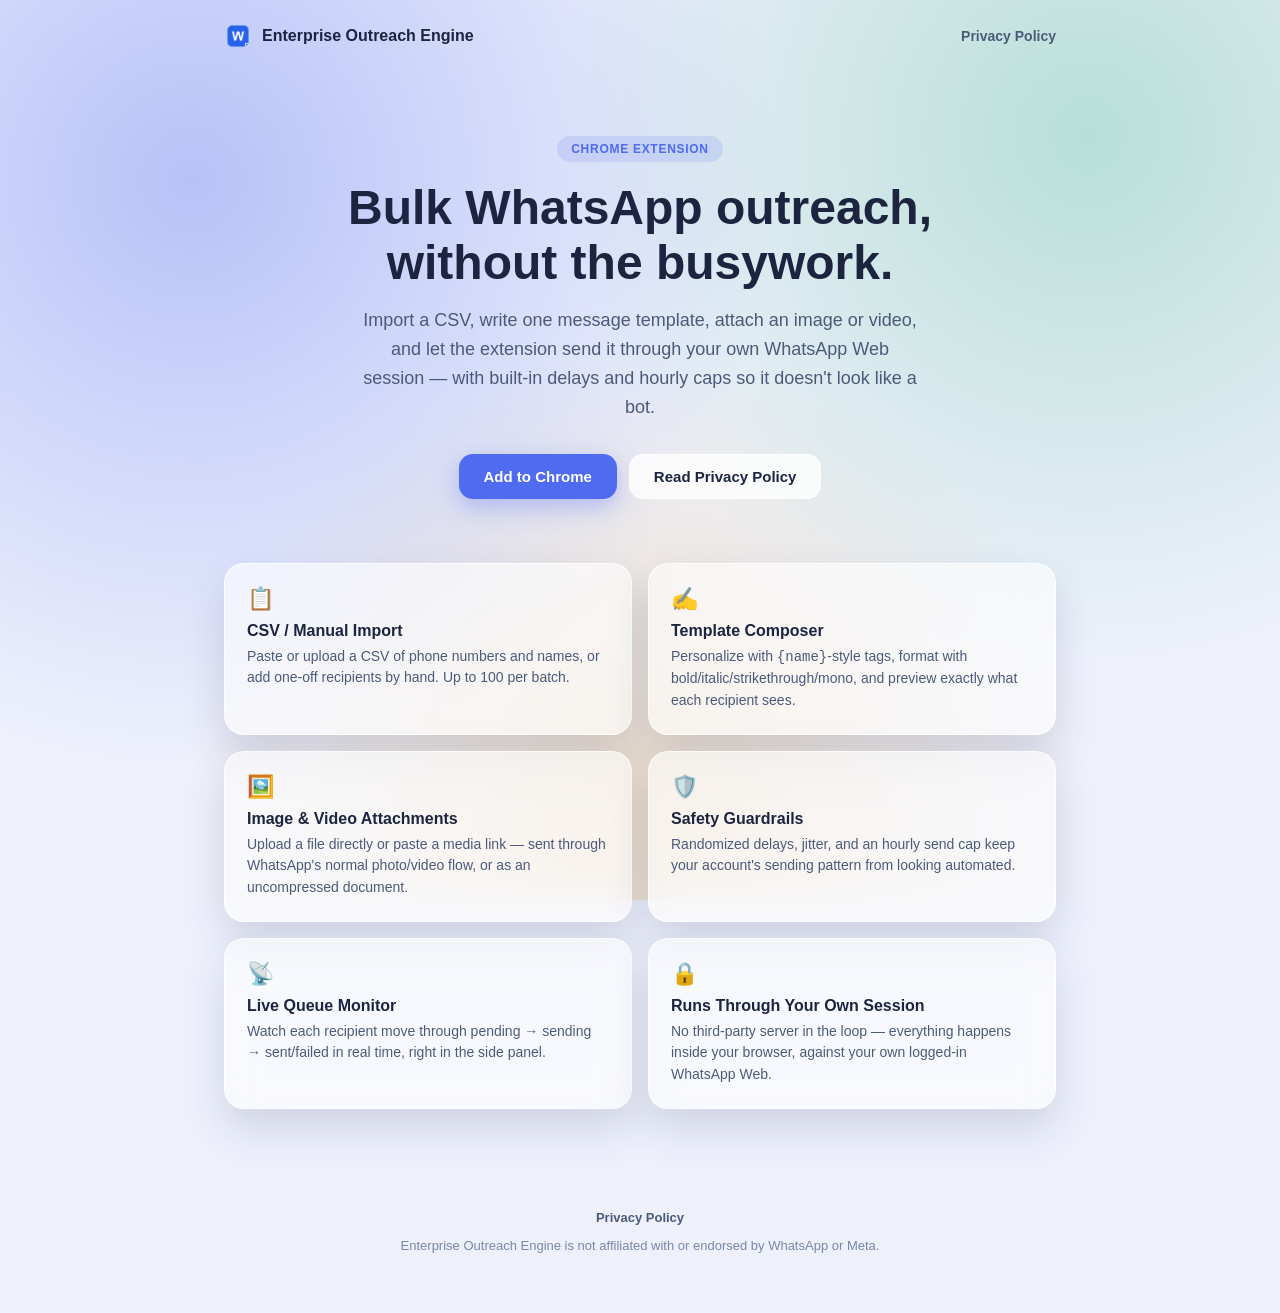
<file: index.html>
<!doctype html>
<html lang="en">
<head>
  <meta charset="UTF-8">
  <meta name="viewport" content="width=device-width, initial-scale=1.0">
  <title>Enterprise Outreach Engine — Bulk WhatsApp Messaging Extension</title>
  <meta name="description" content="A Chrome extension that automates bulk WhatsApp Web outreach with rate-limit guardrails, CSV import, and media attachments.">
  <link rel="icon" href="assets/icon.png">
  <link rel="stylesheet" href="style.css">
</head>
<body>

  <header class="nav">
    <div class="wrap">
      <a class="brand" href="index.html">
        <img src="assets/icon.png" alt="">
        Enterprise Outreach Engine
      </a>
      <nav class="links">
        <a href="privacy.html">Privacy Policy</a>
      </nav>
    </div>
  </header>

  <section class="hero">
    <div class="wrap">
      <span class="eyebrow">Chrome Extension</span>
      <h1>Bulk WhatsApp outreach,<br>without the busywork.</h1>
      <p class="lede">
        Import a CSV, write one message template, attach an image or video,
        and let the extension send it through your own WhatsApp Web session —
        with built-in delays and hourly caps so it doesn't look like a bot.
      </p>
      <div class="cta-row">
        <a class="btn primary" href="#">Add to Chrome</a>
        <a class="btn secondary" href="privacy.html">Read Privacy Policy</a>
      </div>
    </div>
  </section>

  <section class="features">
    <div class="wrap feature-grid">

      <div class="panel feature-card">
        <span class="icon">📋</span>
        <h3>CSV / Manual Import</h3>
        <p>Paste or upload a CSV of phone numbers and names, or add one-off recipients by hand. Up to 100 per batch.</p>
      </div>

      <div class="panel feature-card">
        <span class="icon">✍️</span>
        <h3>Template Composer</h3>
        <p>Personalize with <code>{name}</code>-style tags, format with bold/italic/strikethrough/mono, and preview exactly what each recipient sees.</p>
      </div>

      <div class="panel feature-card">
        <span class="icon">🖼️</span>
        <h3>Image & Video Attachments</h3>
        <p>Upload a file directly or paste a media link — sent through WhatsApp's normal photo/video flow, or as an uncompressed document.</p>
      </div>

      <div class="panel feature-card">
        <span class="icon">🛡️</span>
        <h3>Safety Guardrails</h3>
        <p>Randomized delays, jitter, and an hourly send cap keep your account's sending pattern from looking automated.</p>
      </div>

      <div class="panel feature-card">
        <span class="icon">📡</span>
        <h3>Live Queue Monitor</h3>
        <p>Watch each recipient move through pending → sending → sent/failed in real time, right in the side panel.</p>
      </div>

      <div class="panel feature-card">
        <span class="icon">🔒</span>
        <h3>Runs Through Your Own Session</h3>
        <p>No third-party server in the loop — everything happens inside your browser, against your own logged-in WhatsApp Web.</p>
      </div>

    </div>
  </section>

  <footer>
    <p><a href="privacy.html">Privacy Policy</a></p>
    <p>Enterprise Outreach Engine is not affiliated with or endorsed by WhatsApp or Meta.</p>
  </footer>

</body>
</html>
</file>
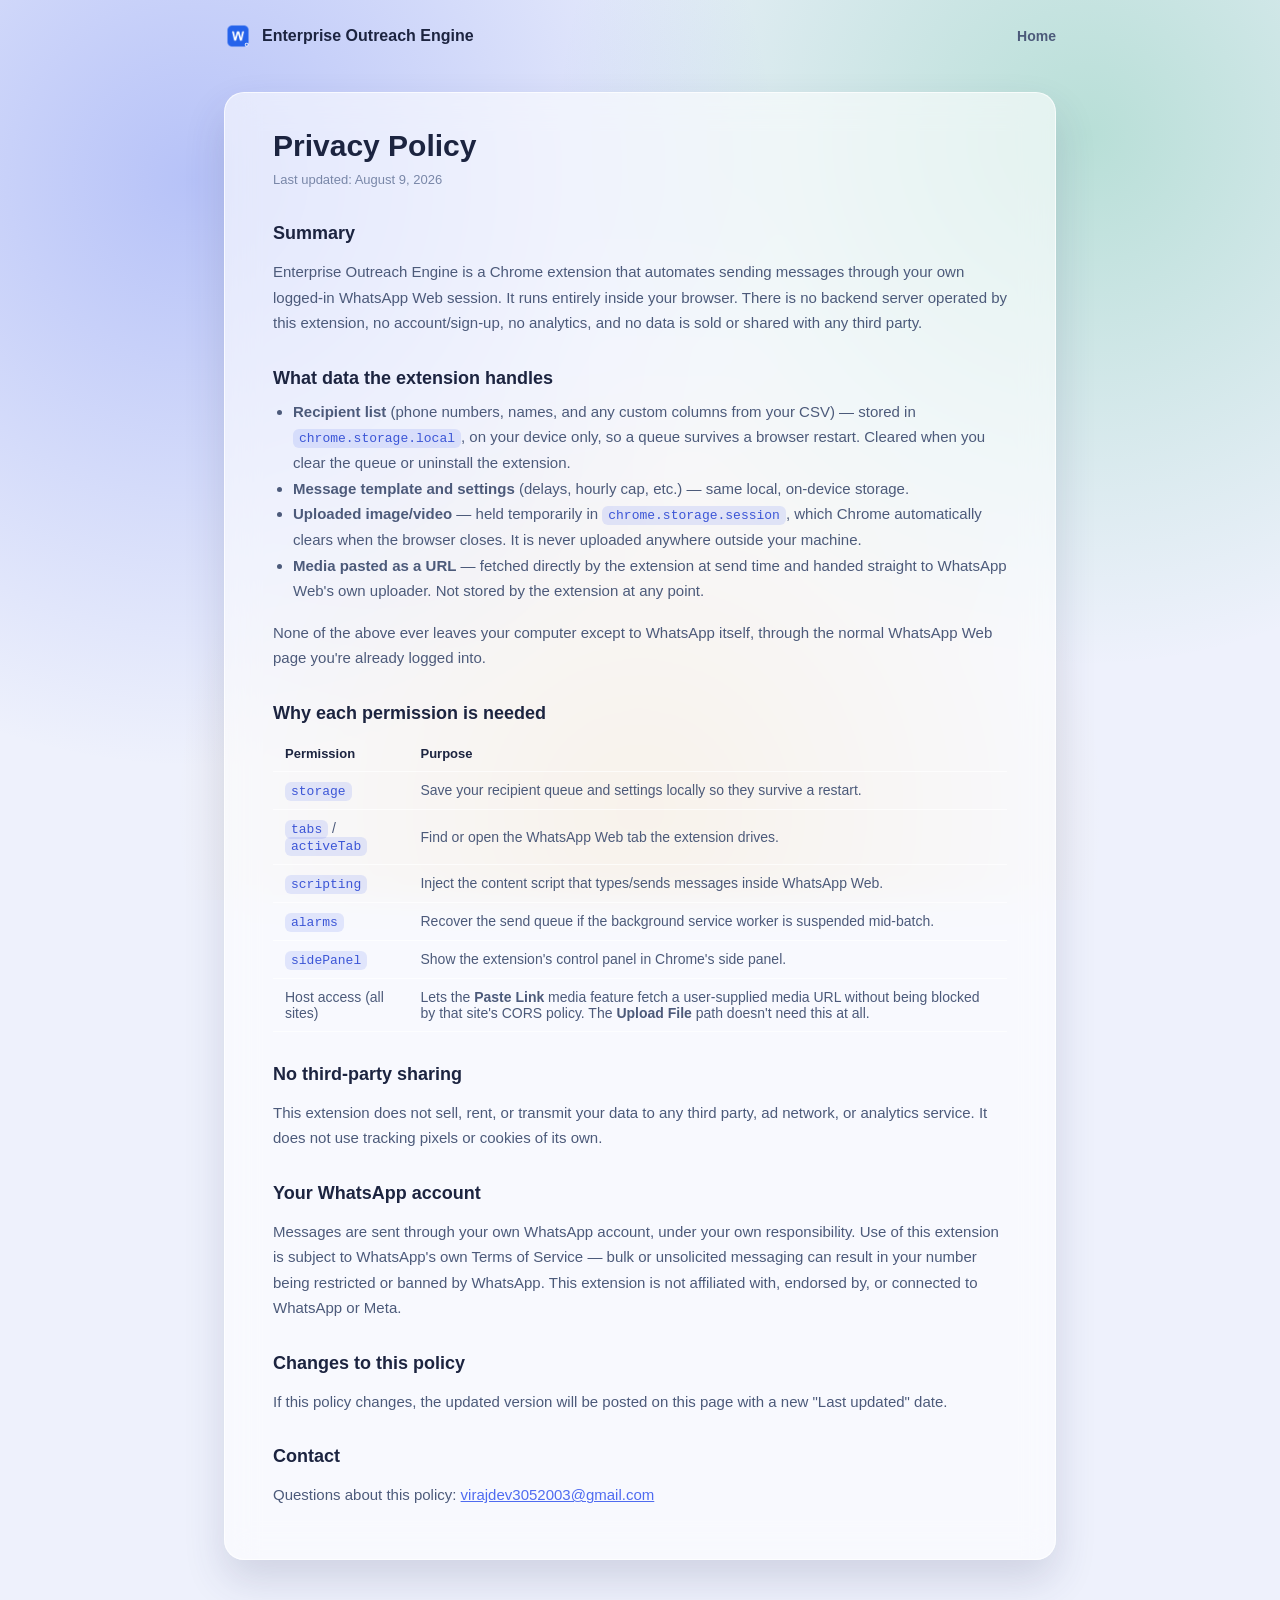
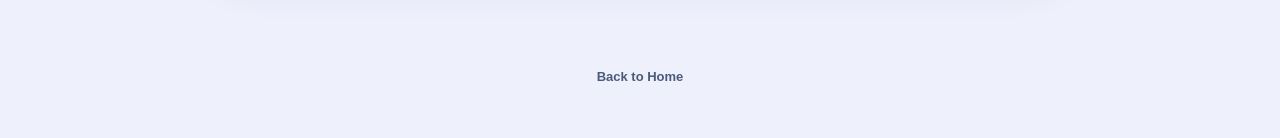
<file: privacy.html>
<!doctype html>
<html lang="en">
<head>
  <meta charset="UTF-8">
  <meta name="viewport" content="width=device-width, initial-scale=1.0">
  <title>Privacy Policy — Enterprise Outreach Engine</title>
  <meta name="description" content="Privacy policy for the Enterprise Outreach Engine Chrome extension.">
  <link rel="icon" href="assets/icon.png">
  <link rel="stylesheet" href="style.css">
</head>
<body>

  <header class="nav">
    <div class="wrap">
      <a class="brand" href="index.html">
        <img src="assets/icon.png" alt="">
        Enterprise Outreach Engine
      </a>
      <nav class="links">
        <a href="index.html">Home</a>
      </nav>
    </div>
  </header>

  <section class="content-section">
    <div class="wrap">
      <div class="panel content-card">
        <h1>Privacy Policy</h1>
        <p class="updated">Last updated: August 9, 2026</p>

        <h2>Summary</h2>
        <p>
          Enterprise Outreach Engine is a Chrome extension that automates sending
          messages through your own logged-in WhatsApp Web session. It runs
          entirely inside your browser. There is no backend server operated by
          this extension, no account/sign-up, no analytics, and no data is sold
          or shared with any third party.
        </p>

        <h2>What data the extension handles</h2>
        <ul>
          <li><strong>Recipient list</strong> (phone numbers, names, and any custom columns from your CSV) — stored in <code>chrome.storage.local</code>, on your device only, so a queue survives a browser restart. Cleared when you clear the queue or uninstall the extension.</li>
          <li><strong>Message template and settings</strong> (delays, hourly cap, etc.) — same local, on-device storage.</li>
          <li><strong>Uploaded image/video</strong> — held temporarily in <code>chrome.storage.session</code>, which Chrome automatically clears when the browser closes. It is never uploaded anywhere outside your machine.</li>
          <li><strong>Media pasted as a URL</strong> — fetched directly by the extension at send time and handed straight to WhatsApp Web's own uploader. Not stored by the extension at any point.</li>
        </ul>
        <p>None of the above ever leaves your computer except to WhatsApp itself, through the normal WhatsApp Web page you're already logged into.</p>

        <h2>Why each permission is needed</h2>
        <table class="permissions">
          <tr><th>Permission</th><th>Purpose</th></tr>
          <tr><td><code>storage</code></td><td>Save your recipient queue and settings locally so they survive a restart.</td></tr>
          <tr><td><code>tabs</code> / <code>activeTab</code></td><td>Find or open the WhatsApp Web tab the extension drives.</td></tr>
          <tr><td><code>scripting</code></td><td>Inject the content script that types/sends messages inside WhatsApp Web.</td></tr>
          <tr><td><code>alarms</code></td><td>Recover the send queue if the background service worker is suspended mid-batch.</td></tr>
          <tr><td><code>sidePanel</code></td><td>Show the extension's control panel in Chrome's side panel.</td></tr>
          <tr><td>Host access (all sites)</td><td>Lets the <strong>Paste Link</strong> media feature fetch a user-supplied media URL without being blocked by that site's CORS policy. The <strong>Upload File</strong> path doesn't need this at all.</td></tr>
        </table>

        <h2>No third-party sharing</h2>
        <p>
          This extension does not sell, rent, or transmit your data to any
          third party, ad network, or analytics service. It does not use
          tracking pixels or cookies of its own.
        </p>

        <h2>Your WhatsApp account</h2>
        <p>
          Messages are sent through your own WhatsApp account, under your own
          responsibility. Use of this extension is subject to WhatsApp's own
          Terms of Service — bulk or unsolicited messaging can result in your
          number being restricted or banned by WhatsApp. This extension is not
          affiliated with, endorsed by, or connected to WhatsApp or Meta.
        </p>

        <h2>Changes to this policy</h2>
        <p>
          If this policy changes, the updated version will be posted on this
          page with a new "Last updated" date.
        </p>

        <h2>Contact</h2>
        <p>Questions about this policy: <a href="mailto:virajdev3052003@gmail.com">virajdev3052003@gmail.com</a></p>
      </div>
    </div>
  </section>

  <footer>
    <p><a href="index.html">Back to Home</a></p>
  </footer>

</body>
</html>
</file>
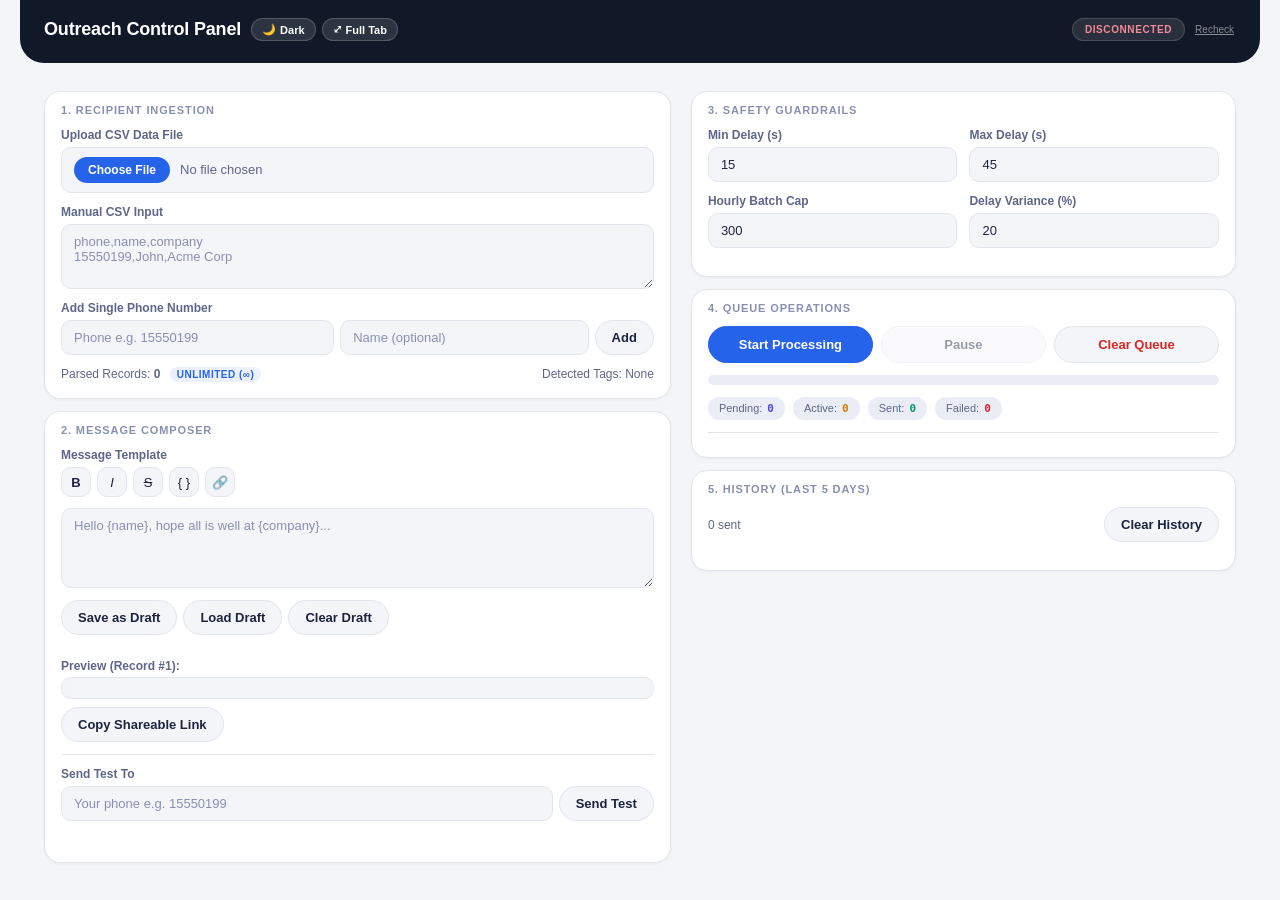
<file: sidepanel/sidepanel.html>
<!DOCTYPE html>
<html lang="en">
<head>
  <meta charset="UTF-8">
  <meta name="viewport" content="width=device-width, initial-scale=1.0">
  <title>Bulk Outreach Panel</title>
  <link rel="stylesheet" href="sidepanel.css">
</head>
<body>
  <div class="app-container">
    <header class="app-header">
      <div class="header-left">
        <h2>Outreach Control Panel</h2>
        <div class="header-controls">
          <button id="btn-theme-toggle" class="header-action-btn" type="button" title="Toggle Light / Dark theme">
            <span id="theme-icon">🌙</span> <span id="theme-label">Theme</span>
          </button>
          <button id="btn-open-tab" class="header-action-btn" type="button" title="Open extension in full tab">
            <span>⤢</span> <span>Full Tab</span>
          </button>
        </div>
      </div>
      <div class="header-status">
        <div id="connection-badge" class="badge disconnected">Disconnected</div>
        <button id="btn-recheck-connection" class="link-btn" type="button" title="Re-check WhatsApp session">Recheck</button>
      </div>
    </header>

    <main class="app-main-grid">
      <div class="app-col-left">
        <!-- Recipient Data Ingestion Module -->
        <section class="panel-section">
          <h3>1. Recipient Ingestion</h3>
          <div class="form-group">
            <label for="csv-file-input">Upload CSV Data File</label>
            <input type="file" id="csv-file-input" accept=".csv">
          </div>
          <div class="form-group">
            <label for="manual-paste-input">Manual CSV Input</label>
            <textarea id="manual-paste-input" rows="3" placeholder="phone,name,company&#10;15550199,John,Acme Corp"></textarea>
          </div>
          <div class="form-group">
            <label for="quickadd-phone-input">Add Single Phone Number</label>
            <div class="inline-add-row">
              <input type="text" id="quickadd-phone-input" placeholder="Phone e.g. 15550199">
              <input type="text" id="quickadd-name-input" placeholder="Name (optional)">
              <button id="btn-quickadd" class="btn secondary btn-compact" type="button">Add</button>
            </div>
          </div>
          <div class="data-summary">
            <div>Parsed Records: <b id="record-count">0</b> <span class="unlimited-pill">Unlimited (∞)</span></div>
            <div>Detected Tags: <span id="detected-tags">None</span></div>
          </div>
          <div id="recipient-warning" class="warning-text" hidden></div>
        </section>

        <!-- Message Template Composer Module -->
        <section class="panel-section">
          <h3>2. Message Composer</h3>
          <div class="form-group">
            <label for="template-input">Message Template</label>
            <div class="format-toolbar">
              <button type="button" class="fmt-btn" data-marker="*" title="Bold"><b>B</b></button>
              <button type="button" class="fmt-btn" data-marker="_" title="Italic"><i>I</i></button>
              <button type="button" class="fmt-btn" data-marker="~" title="Strikethrough"><s>S</s></button>
              <button type="button" class="fmt-btn" data-marker="```" title="Monospace">{ }</button>
              <button type="button" class="fmt-btn" id="btn-insert-link" title="Insert Link">🔗</button>
            </div>
            <div id="link-insert-row" class="inline-add-row" hidden>
              <input type="text" id="link-text-input" placeholder="Link text (optional)">
              <input type="text" id="link-insert-input" placeholder="https://...">
              <button type="button" id="btn-confirm-link" class="btn secondary btn-compact">Insert</button>
            </div>
            <textarea id="template-input" rows="4" placeholder="Hello {name}, hope all is well at {company}..."></textarea>
          </div>
          <div class="draft-row">
            <button id="btn-save-draft" class="btn secondary btn-compact" type="button">Save as Draft</button>
            <button id="btn-load-draft" class="btn secondary btn-compact" type="button">Load Draft</button>
            <button id="btn-clear-draft" class="btn secondary btn-compact" type="button">Clear Draft</button>
            <span id="draft-status" class="draft-status"></span>
          </div>
          <div id="dynamic-chip-container" class="chip-container"></div>

          <!-- Attach PDF, Media & Documents (Hidden) -->
          <div class="form-group media-section" hidden>
            <label>Attach PDF, Image, or Video (optional)</label>
            <div class="media-tabs">
              <button type="button" class="media-tab active" data-tab="upload">Upload File (PDF / Image / Video)</button>
              <button type="button" class="media-tab" data-tab="link">Paste Link</button>
            </div>

            <div id="media-tab-upload" class="media-tab-panel">
              <input type="file" id="media-file-input" accept="application/pdf,image/*,video/*,.pdf,.doc,.docx,.xlsx,.txt">
              <div id="upload-file-name" class="upload-name" hidden></div>
            </div>

            <div id="media-tab-link" class="media-tab-panel" hidden>
              <div class="grid-2col">
                <div class="form-group">
                  <label for="media-url-input">File / Media URL</label>
                  <input type="text" id="media-url-input" placeholder="https://example.com/invoice.pdf">
                </div>
                <div class="form-group">
                  <label for="media-type-input">Attachment Type</label>
                  <select id="media-type-input">
                    <option value="auto">Auto-detect</option>
                    <option value="pdf">PDF Document</option>
                    <option value="image">Image</option>
                    <option value="video">Video</option>
                    <option value="document">Other Document</option>
                  </select>
                </div>
              </div>
            </div>

            <label class="checkbox-row">
              <input type="checkbox" id="send-as-document-input">
              <span>Send as Document (Auto for PDFs; preserves original files without compression)</span>
            </label>
          </div>

          <div class="preview-box">
            <label>Preview (Record #1):</label>
            <div id="template-preview-output" class="preview-content"></div>
            <img id="media-preview-thumb" class="media-preview-thumb" hidden alt="Media preview">
            <div id="media-preview-video-tag" class="media-preview-tag" hidden>🎬 Video attached</div>
            <div id="media-preview-doc-tag" class="media-preview-tag" hidden>📄 Document / PDF: <b id="media-preview-doc-name"></b></div>
            <div class="share-link-row">
              <button id="btn-copy-share-link" class="btn secondary btn-compact" type="button">Copy Shareable Link</button>
              <span id="share-link-status" class="share-link-status"></span>
            </div>
          </div>
          <div class="form-group test-send-row">
            <label for="test-phone-input">Send Test To</label>
            <div class="inline-add-row inline-add-row-2">
              <input type="text" id="test-phone-input" placeholder="Your phone e.g. 15550199">
              <button id="btn-send-test" class="btn secondary btn-compact" type="button">Send Test</button>
            </div>
            <div id="test-send-status" class="test-send-status"></div>
          </div>
        </section>
      </div>

      <div class="app-col-right">
        <!-- Automation Configuration Guardrails -->
        <section class="panel-section">
          <h3>3. Safety Guardrails</h3>
          <div class="grid-2col">
            <div class="form-group">
              <label for="min-delay-input">Min Delay (s)</label>
              <input type="number" id="min-delay-input" value="15" min="5">
            </div>
            <div class="form-group">
              <label for="max-delay-input">Max Delay (s)</label>
              <input type="number" id="max-delay-input" value="45" min="10">
            </div>
          </div>
          <div class="grid-2col">
            <div class="form-group">
              <label for="batch-cap-input">Hourly Batch Cap</label>
              <input type="number" id="batch-cap-input" value="300" min="1">
            </div>
            <div class="form-group">
              <label for="jitter-input">Delay Variance (%)</label>
              <input type="number" id="jitter-input" value="20" min="0" max="100">
            </div>
          </div>
        </section>

        <!-- Real-Time Queue Operations Monitor -->
        <section class="panel-section">
          <h3>4. Queue Operations</h3>
          <div class="button-group">
            <button id="btn-start-queue" class="btn primary">Start Processing</button>
            <button id="btn-pause-queue" class="btn secondary" disabled>Pause</button>
            <button id="btn-clear-queue" class="btn danger">Clear Queue</button>
          </div>
          <div class="progress-container">
            <div id="progress-fill" class="progress-bar-fill" style="width: 0%;"></div>
          </div>
          <div class="queue-status-summary">
            <span class="status-tag pending">Pending: <b id="cnt-pending">0</b></span>
            <span class="status-tag sending">Active: <b id="cnt-active">0</b></span>
            <span class="status-tag sent">Sent: <b id="cnt-sent">0</b></span>
            <span class="status-tag failed">Failed: <b id="cnt-failed">0</b></span>
          </div>
          <div id="queue-log-list" class="log-list"></div>
        </section>

        <!-- Local Send History (last 5 days, browser-only) -->
        <section class="panel-section">
          <h3>5. History (Last 5 Days)</h3>
          <div class="history-toolbar">
            <span id="history-count" class="history-count">0 sent</span>
            <button id="btn-clear-history" class="btn secondary btn-compact" type="button">Clear History</button>
          </div>
          <div id="history-list" class="history-list"></div>
        </section>
      </div>
    </main>
  </div>
  <script type="module" src="sidepanel.js"></script>
</body>
</html>
</file>
<file: style.css>
:root {
  --text-primary: #1c2440;
  --text-muted: #4c5a7a;
  --text-faint: #7987a8;

  --accent: #4f6bf0;
  --accent-hover: #3c56d6;
  --accent-soft: rgba(79, 107, 240, 0.14);

  --glass-fill: rgba(255, 255, 255, 0.6);
  --glass-fill-strong: rgba(255, 255, 255, 0.78);
  --glass-edge: rgba(255, 255, 255, 0.7);
  --glass-shadow: rgba(49, 57, 99, 0.16);

  --radius-lg: 20px;
  --radius-md: 14px;
}

* {
  box-sizing: border-box;
}

html, body {
  height: 100%;
}

body {
  margin: 0;
  font-family: -apple-system, BlinkMacSystemFont, "Segoe UI", Roboto, sans-serif;
  color: var(--text-primary);
  background: #eef1fc;
  overflow-x: hidden;
}

body::before {
  content: "";
  position: fixed;
  inset: 0;
  z-index: -1;
  background:
    radial-gradient(circle at 15% 20%, rgba(79, 107, 240, 0.35), transparent 45%),
    radial-gradient(circle at 85% 15%, rgba(23, 168, 105, 0.25), transparent 40%),
    radial-gradient(circle at 50% 90%, rgba(232, 148, 15, 0.2), transparent 45%),
    #eef1fc;
}

a {
  color: var(--accent);
}

.wrap {
  max-width: 880px;
  margin: 0 auto;
  padding: 0 24px;
}

/* --- Nav --- */

header.nav {
  padding: 22px 0;
}

header.nav .wrap {
  display: flex;
  align-items: center;
  justify-content: space-between;
}

.brand {
  display: flex;
  align-items: center;
  gap: 10px;
  font-weight: 700;
  font-size: 16px;
  text-decoration: none;
  color: var(--text-primary);
}

.brand img {
  width: 28px;
  height: 28px;
  border-radius: 7px;
}

nav.links {
  display: flex;
  gap: 24px;
  font-size: 14px;
  font-weight: 600;
}

nav.links a {
  text-decoration: none;
  color: var(--text-muted);
}

nav.links a:hover {
  color: var(--accent);
}

/* --- Hero --- */

.hero {
  padding: 64px 0 40px;
  text-align: center;
}

.hero .eyebrow {
  display: inline-block;
  font-size: 12px;
  font-weight: 700;
  letter-spacing: 0.06em;
  text-transform: uppercase;
  color: var(--accent);
  background: var(--accent-soft);
  padding: 6px 14px;
  border-radius: 999px;
  margin-bottom: 18px;
}

.hero h1 {
  font-size: clamp(32px, 5vw, 48px);
  line-height: 1.15;
  margin: 0 0 16px;
}

.hero p.lede {
  font-size: 18px;
  color: var(--text-muted);
  max-width: 560px;
  margin: 0 auto 32px;
  line-height: 1.6;
}

.cta-row {
  display: flex;
  gap: 12px;
  justify-content: center;
  flex-wrap: wrap;
}

.btn {
  display: inline-flex;
  align-items: center;
  gap: 8px;
  padding: 13px 24px;
  border-radius: var(--radius-md);
  font-weight: 700;
  font-size: 15px;
  text-decoration: none;
  border: 1px solid transparent;
  cursor: pointer;
}

.btn.primary {
  background: var(--accent);
  color: #fff;
  box-shadow: 0 8px 24px rgba(79, 107, 240, 0.35);
}

.btn.primary:hover {
  background: var(--accent-hover);
}

.btn.secondary {
  background: var(--glass-fill-strong);
  color: var(--text-primary);
  border-color: var(--glass-edge);
  backdrop-filter: blur(12px);
}

.btn.secondary:hover {
  background: #fff;
}

/* --- Glass panel --- */

.panel {
  background: var(--glass-fill);
  border: 1px solid var(--glass-edge);
  border-radius: var(--radius-lg);
  backdrop-filter: blur(16px);
  box-shadow: 0 20px 40px var(--glass-shadow);
}

/* --- Feature grid --- */

.features {
  padding: 24px 0 56px;
}

.feature-grid {
  display: grid;
  grid-template-columns: repeat(2, 1fr);
  gap: 16px;
}

@media (max-width: 640px) {
  .feature-grid {
    grid-template-columns: 1fr;
  }
}

.feature-card {
  padding: 22px;
}

.feature-card .icon {
  font-size: 22px;
  margin-bottom: 10px;
  display: block;
}

.feature-card h3 {
  margin: 0 0 6px;
  font-size: 16px;
}

.feature-card p {
  margin: 0;
  font-size: 14px;
  color: var(--text-muted);
  line-height: 1.55;
}

/* --- Generic content section (privacy page etc) --- */

.content-section {
  padding: 20px 0 64px;
}

.content-card {
  padding: 36px clamp(20px, 5vw, 48px);
}

.content-card h1 {
  font-size: 30px;
  margin: 0 0 6px;
}

.content-card .updated {
  color: var(--text-faint);
  font-size: 13px;
  margin: 0 0 32px;
}

.content-card h2 {
  font-size: 18px;
  margin: 32px 0 10px;
}

.content-card h2:first-of-type {
  margin-top: 0;
}

.content-card p, .content-card li {
  color: var(--text-muted);
  line-height: 1.7;
  font-size: 15px;
}

.content-card ul {
  margin: 0 0 16px;
  padding-left: 20px;
}

.content-card code {
  background: var(--accent-soft);
  color: var(--accent-hover);
  padding: 2px 6px;
  border-radius: 6px;
  font-size: 13px;
}

table.permissions {
  width: 100%;
  border-collapse: collapse;
  margin: 12px 0 20px;
  font-size: 14px;
}

table.permissions th, table.permissions td {
  text-align: left;
  padding: 10px 12px;
  border-bottom: 1px solid var(--glass-edge);
  color: var(--text-muted);
}

table.permissions th {
  color: var(--text-primary);
  font-size: 13px;
}

/* --- Footer --- */

footer {
  padding: 32px 0 48px;
  text-align: center;
  color: var(--text-faint);
  font-size: 13px;
}

footer a {
  color: var(--text-muted);
  text-decoration: none;
  font-weight: 600;
}

footer a:hover {
  color: var(--accent);
}
</file>
<file: sidepanel/sidepanel.css>
:root {
  --text-primary: #1c2440;
  --text-muted: #5e6689;
  --text-faint: #8890b2;

  --accent: #2563eb;
  --accent-hover: #1d4ed8;
  --accent-soft: rgba(37, 99, 235, 0.09);
  --pending: #4f46e5;
  --sending: #d97706;
  --sent: #059669;
  --failed: #dc2626;

  --header-bg: #111827;
  --page-bg: #f4f5f9;
  --card-bg: #ffffff;
  --border: #e2e5ee;
  --tag-bg: #eaedf5;
  --input-bg: #ffffff;

  --radius-lg: 16px;
  --radius-md: 10px;
  --radius-pill: 999px;
  --spacing: 12px;
  font-size: 14px;
  color-scheme: light;
}

[data-theme="dark"] {
  --text-primary: #f1f3f8;
  --text-muted: #9aa1c2;
  --text-faint: #636b8a;

  --accent: #3b82f6;
  --accent-hover: #60a5fa;
  --accent-soft: rgba(59, 130, 246, 0.16);
  --pending: #818cf8;
  --sending: #fbbf24;
  --sent: #34d399;
  --failed: #f87171;

  --header-bg: #090b10;
  --page-bg: #0f1118;
  --card-bg: #171a24;
  --border: #252939;
  --tag-bg: #1f2332;
  --input-bg: #131520;
  color-scheme: dark;
}

* {
  box-sizing: border-box;
}

html, body {
  height: 100%;
}

body {
  margin: 0;
  font-family: -apple-system, BlinkMacSystemFont, "Segoe UI", Roboto, sans-serif;
  color: var(--text-primary);
  overflow-x: hidden;
  background: var(--page-bg);
  transition: background-color 0.2s ease, color 0.2s ease;
}

.app-container {
  display: flex;
  flex-direction: column;
  gap: var(--spacing);
  padding: var(--spacing);
  min-height: 100%;
}

.app-main-grid {
  display: flex;
  flex-direction: column;
  gap: var(--spacing);
}

.app-col-left,
.app-col-right {
  display: flex;
  flex-direction: column;
  gap: var(--spacing);
}

.app-header {
  display: flex;
  align-items: center;
  justify-content: space-between;
  gap: 10px;
  padding: 16px var(--spacing) 20px;
  margin: calc(-1 * var(--spacing)) calc(-1 * var(--spacing)) 4px;
  background: var(--header-bg);
  border-radius: 0 0 22px 22px;
}

.header-left {
  display: flex;
  align-items: center;
  gap: 10px;
  flex-wrap: wrap;
}

.header-controls {
  display: flex;
  align-items: center;
  gap: 6px;
}

.header-action-btn {
  display: inline-flex;
  align-items: center;
  gap: 4px;
  padding: 4px 10px;
  background: rgba(255, 255, 255, 0.12);
  border: 1px solid rgba(255, 255, 255, 0.18);
  border-radius: var(--radius-pill);
  color: #fff;
  font-size: 11px;
  font-weight: 600;
  cursor: pointer;
  transition: background 0.15s ease, border-color 0.15s ease;
}

.header-action-btn:hover {
  background: rgba(255, 255, 255, 0.22);
  border-color: rgba(255, 255, 255, 0.35);
}

.app-header h2 {
  margin: 0;
  font-size: 15px;
  font-weight: 700;
  letter-spacing: -0.01em;
  white-space: nowrap;
  color: #fff;
}

.badge {
  font-size: 10px;
  font-weight: 700;
  text-transform: uppercase;
  letter-spacing: 0.06em;
  padding: 5px 12px;
  border-radius: var(--radius-pill);
  white-space: nowrap;
  background: rgba(255, 255, 255, 0.1);
  border: 1px solid rgba(255, 255, 255, 0.14);
}

.badge.connected {
  color: #6fe3ab;
}

.badge.disconnected {
  color: #f28a97;
}

.header-status {
  display: flex;
  align-items: center;
  gap: 8px;
}

.link-btn {
  background: none;
  border: none;
  color: rgba(255, 255, 255, 0.5);
  font-size: 10px;
  text-decoration: underline;
  cursor: pointer;
  padding: 2px;
}

.link-btn:hover {
  color: #fff;
}

/* --- Flat cards: white surface, thin border, soft shadow --- */

.panel-section {
  background: var(--card-bg);
  border: 1px solid var(--border);
  border-radius: var(--radius-lg);
  padding: var(--spacing) 16px 16px;
  box-shadow: 0 1px 3px rgba(28, 36, 64, 0.05);
}

.panel-section h3 {
  margin: 0 0 var(--spacing) 0;
  font-size: 11px;
  font-weight: 800;
  text-transform: uppercase;
  letter-spacing: 0.08em;
  color: var(--text-faint);
}

.form-group {
  display: flex;
  flex-direction: column;
  gap: 5px;
  margin-bottom: var(--spacing);
}

.form-group:last-child {
  margin-bottom: 0;
}

.form-group label {
  font-size: 12px;
  color: var(--text-muted);
  font-weight: 600;
}

input[type="text"],
input[type="number"],
input[type="file"],
select,
textarea {
  width: 100%;
  padding: 9px 12px;
  border: 1px solid var(--border);
  border-radius: var(--radius-md);
  font-family: inherit;
  font-size: 13px;
  background: var(--page-bg);
  color: var(--text-primary);
  transition: border-color 0.15s ease, background-color 0.15s ease;
}

input::placeholder,
textarea::placeholder {
  color: var(--text-faint);
}

input:focus,
textarea:focus {
  outline: none;
  background: var(--card-bg);
  border-color: var(--accent);
  box-shadow: 0 0 0 3px var(--accent-soft);
}

input[type="file"] {
  color: var(--text-muted);
}

input[type="file"]::file-selector-button {
  padding: 6px 14px;
  margin-right: 10px;
  border: none;
  border-radius: var(--radius-pill);
  background: var(--accent);
  color: #fff;
  font-size: 12px;
  font-weight: 700;
  cursor: pointer;
  transition: background-color 0.15s ease;
}

input[type="file"]::file-selector-button:hover {
  background: var(--accent-hover);
}

textarea {
  resize: vertical;
}

.data-summary {
  display: flex;
  justify-content: space-between;
  font-size: 12px;
  color: var(--text-muted);
  font-variant-numeric: tabular-nums;
}

.inline-add-row {
  display: grid;
  grid-template-columns: 1.1fr 1fr auto;
  gap: 6px;
}

.inline-add-row-2 {
  grid-template-columns: 1fr auto;
}

.inline-add-row[hidden] {
  display: none;
}

.warning-text {
  margin-top: 8px;
  font-size: 11px;
  color: #8a5a05;
  background: #fff8ea;
  border: 1px solid #f5e3ae;
  border-radius: var(--radius-md);
  padding: 7px 10px;
}

.chip-container {
  display: flex;
  flex-wrap: wrap;
  gap: 6px;
  margin-bottom: var(--spacing);
}

.chip-container .chip {
  background: var(--accent-soft);
  border: 1px solid #ddd9fb;
  border-radius: var(--radius-pill);
  padding: 3px 12px;
  font-size: 11px;
  font-family: ui-monospace, "SF Mono", "Cascadia Code", monospace;
  color: var(--accent);
  font-weight: 600;
}

/* --- Formatting toolbar for the message template --- */

.format-toolbar {
  display: flex;
  gap: 6px;
  margin-bottom: 6px;
}

.fmt-btn {
  width: 30px;
  height: 30px;
  border: 1px solid var(--border);
  border-radius: var(--radius-md);
  background: var(--page-bg);
  color: var(--text-primary);
  font-size: 13px;
  cursor: pointer;
  display: flex;
  align-items: center;
  justify-content: center;
  transition: background-color 0.15s ease, color 0.15s ease;
}

.fmt-btn:hover {
  background: var(--accent-soft);
  color: var(--accent);
}

.draft-row {
  display: flex;
  align-items: center;
  flex-wrap: wrap;
  gap: 6px;
  margin-bottom: var(--spacing);
}

.draft-status {
  font-size: 11px;
  color: var(--text-muted);
}

.share-link-row {
  display: flex;
  align-items: center;
  gap: 8px;
  margin-top: 8px;
}

.share-link-status {
  font-size: 11px;
  color: var(--sent);
}

.preview-box label {
  font-size: 12px;
  color: var(--text-muted);
  display: block;
  margin-bottom: 4px;
  font-weight: 600;
}

.preview-content {
  background: var(--page-bg);
  border: 1px solid var(--border);
  border-radius: var(--radius-md);
  padding: 10px 12px;
  font-size: 13px;
  min-height: 20px;
  white-space: pre-wrap;
  color: var(--text-primary);
}

.preview-content strong { color: var(--text-primary); }
.preview-content code {
  background: #eceefa;
  padding: 0 4px;
  font-family: ui-monospace, "SF Mono", "Cascadia Code", monospace;
}
.preview-content a {
  color: var(--accent);
  text-decoration: underline;
}

.test-send-row {
  margin-top: var(--spacing);
  padding-top: var(--spacing);
  border-top: 1px solid var(--border);
}

.test-send-status {
  font-size: 11px;
  color: var(--text-muted);
  margin-top: 6px;
  min-height: 14px;
}

.test-send-status.success {
  color: var(--sent);
}

.test-send-status.error {
  color: var(--failed);
}

.grid-2col {
  display: grid;
  grid-template-columns: 1fr 1fr;
  gap: var(--spacing);
}

.button-group {
  display: flex;
  gap: 8px;
  margin-bottom: var(--spacing);
}

.btn {
  flex: 1;
  padding: 10px 12px;
  border: 1px solid var(--border);
  border-radius: var(--radius-pill);
  font-size: 13px;
  font-weight: 700;
  cursor: pointer;
  background: var(--page-bg);
  color: var(--text-primary);
  transition: background-color 0.15s ease, transform 0.1s ease;
}

.btn:active:not(:disabled) {
  transform: scale(0.98);
}

.btn:disabled {
  opacity: 0.45;
  cursor: not-allowed;
}

.btn:focus-visible {
  outline: 2px solid var(--accent);
  outline-offset: 2px;
}

.btn.primary {
  background: var(--accent);
  color: #fff;
  border-color: var(--accent);
}

.btn.primary:hover:not(:disabled) {
  background: var(--accent-hover);
}

.btn.danger {
  color: var(--failed);
}

.btn-compact {
  flex: none;
  padding: 9px 16px;
}

.progress-container {
  width: 100%;
  height: 10px;
  background: var(--tag-bg);
  border-radius: var(--radius-pill);
  overflow: hidden;
  margin-bottom: var(--spacing);
}

.progress-bar-fill {
  height: 100%;
  background: var(--accent);
  border-radius: var(--radius-pill);
  transition: width 0.3s ease;
}

.queue-status-summary {
  display: flex;
  flex-wrap: wrap;
  gap: 8px;
  margin-bottom: var(--spacing);
}

.status-tag {
  font-size: 11px;
  font-variant-numeric: tabular-nums;
  padding: 5px 11px;
  border-radius: var(--radius-pill);
  background: var(--tag-bg);
  color: var(--text-muted);
}

.status-tag b {
  font-family: ui-monospace, "SF Mono", "Cascadia Code", monospace;
  margin-left: 2px;
}

.status-tag.pending b { color: var(--pending); }
.status-tag.sending b { color: var(--sending); }
.status-tag.sent b { color: var(--sent); }
.status-tag.failed b { color: var(--failed); }

.log-list {
  max-height: 160px;
  overflow-y: auto;
  font-size: 12px;
  font-family: ui-monospace, "SF Mono", "Cascadia Code", monospace;
  padding-top: 8px;
  border-top: 1px solid var(--border);
  display: flex;
  flex-direction: column;
  gap: 4px;
}

.log-list .log-entry {
  display: flex;
  justify-content: space-between;
  gap: 8px;
  color: var(--text-muted);
}

.log-list::-webkit-scrollbar {
  width: 6px;
}

.log-list::-webkit-scrollbar-thumb {
  background: var(--accent);
  border-radius: var(--radius-pill);
}

.log-list::-webkit-scrollbar-track {
  background: transparent;
}

.history-toolbar {
  display: flex;
  align-items: center;
  justify-content: space-between;
  margin-bottom: var(--spacing);
}

.history-count {
  font-size: 12px;
  color: var(--text-muted);
  font-variant-numeric: tabular-nums;
}

.history-list {
  max-height: 260px;
  overflow-y: auto;
  display: flex;
  flex-direction: column;
  gap: 6px;
}

.history-empty {
  font-size: 12px;
  color: var(--text-faint);
  padding: 6px 2px;
}

.history-item {
  background: var(--page-bg);
  border: 1px solid var(--border);
  border-radius: var(--radius-md);
  padding: 8px 10px;
  cursor: pointer;
}

.history-item-row {
  display: flex;
  align-items: center;
  justify-content: space-between;
  gap: 8px;
  font-size: 12px;
}

.history-item-who {
  color: var(--text-primary);
  font-weight: 600;
  overflow: hidden;
  text-overflow: ellipsis;
  white-space: nowrap;
}

.history-item-meta {
  display: flex;
  align-items: center;
  gap: 6px;
  flex: none;
}

.history-item-time {
  color: var(--text-faint);
  font-size: 11px;
  white-space: nowrap;
}

.history-item-full {
  display: none;
  margin-top: 8px;
  padding-top: 8px;
  border-top: 1px solid var(--border);
  font-size: 12px;
  color: var(--text-muted);
  white-space: pre-wrap;
}

.history-item.expanded .history-item-full {
  display: block;
}

.history-item-error {
  color: var(--failed);
  margin-top: 4px;
}

/* --- Unlimited Pill --- */
.unlimited-pill {
  display: inline-block;
  font-size: 10px;
  font-weight: 700;
  text-transform: uppercase;
  letter-spacing: 0.05em;
  padding: 2px 7px;
  border-radius: var(--radius-pill);
  background: var(--accent-soft);
  color: var(--accent);
  margin-left: 6px;
  vertical-align: middle;
}

/* --- Media & Document Attachment Styling --- */
.media-section[hidden] {
  display: none !important;
}

.media-section {
  border-top: 1px solid var(--border);
  padding-top: var(--spacing);
  margin-top: var(--spacing);
}

.media-tabs {
  display: flex;
  gap: 6px;
  margin-bottom: 8px;
  background: var(--tag-bg);
  padding: 4px;
  border-radius: var(--radius-pill);
}

.media-tab {
  flex: 1;
  padding: 6px 10px;
  border: none;
  border-radius: var(--radius-pill);
  background: transparent;
  color: var(--text-muted);
  font-size: 11px;
  font-weight: 700;
  cursor: pointer;
  transition: background-color 0.15s ease, color 0.15s ease;
}

.media-tab.active {
  color: #fff;
  background: var(--accent);
}

.media-tab-panel[hidden] {
  display: none;
}

.media-preview-thumb {
  display: block;
  margin-top: 8px;
  max-width: 100%;
  max-height: 150px;
  border-radius: var(--radius-md);
  object-fit: cover;
  border: 1px solid var(--border);
}

.media-preview-thumb[hidden],
.media-preview-tag[hidden],
.upload-name[hidden] {
  display: none;
}

.media-preview-tag {
  margin-top: 8px;
  font-size: 12px;
  color: var(--text-primary);
  background: var(--page-bg);
  border: 1px solid var(--border);
  border-radius: var(--radius-md);
  padding: 8px 12px;
  word-break: break-all;
}

.upload-name {
  margin-top: 6px;
  font-size: 11px;
  color: var(--accent);
  font-weight: 600;
}

.checkbox-row {
  display: flex;
  align-items: flex-start;
  gap: 8px;
  margin-top: 10px;
  font-size: 11px;
  color: var(--text-muted);
  cursor: pointer;
}

.checkbox-row input {
  width: auto;
  margin-top: 2px;
  accent-color: var(--accent);
}

/* --- Full-width / Responsive Desktop layout --- */
@media (min-width: 860px) {
  .app-container {
    max-width: 1240px;
    margin: 0 auto;
    padding: 24px;
  }

  .app-header {
    margin: -24px -24px 16px;
    padding: 18px 24px 22px;
    border-radius: 0 0 24px 24px;
  }

  .app-header h2 {
    font-size: 18px;
  }

  .app-main-grid {
    display: grid;
    grid-template-columns: 1.15fr 1fr;
    gap: 20px;
    align-items: start;
  }
}
</file>
